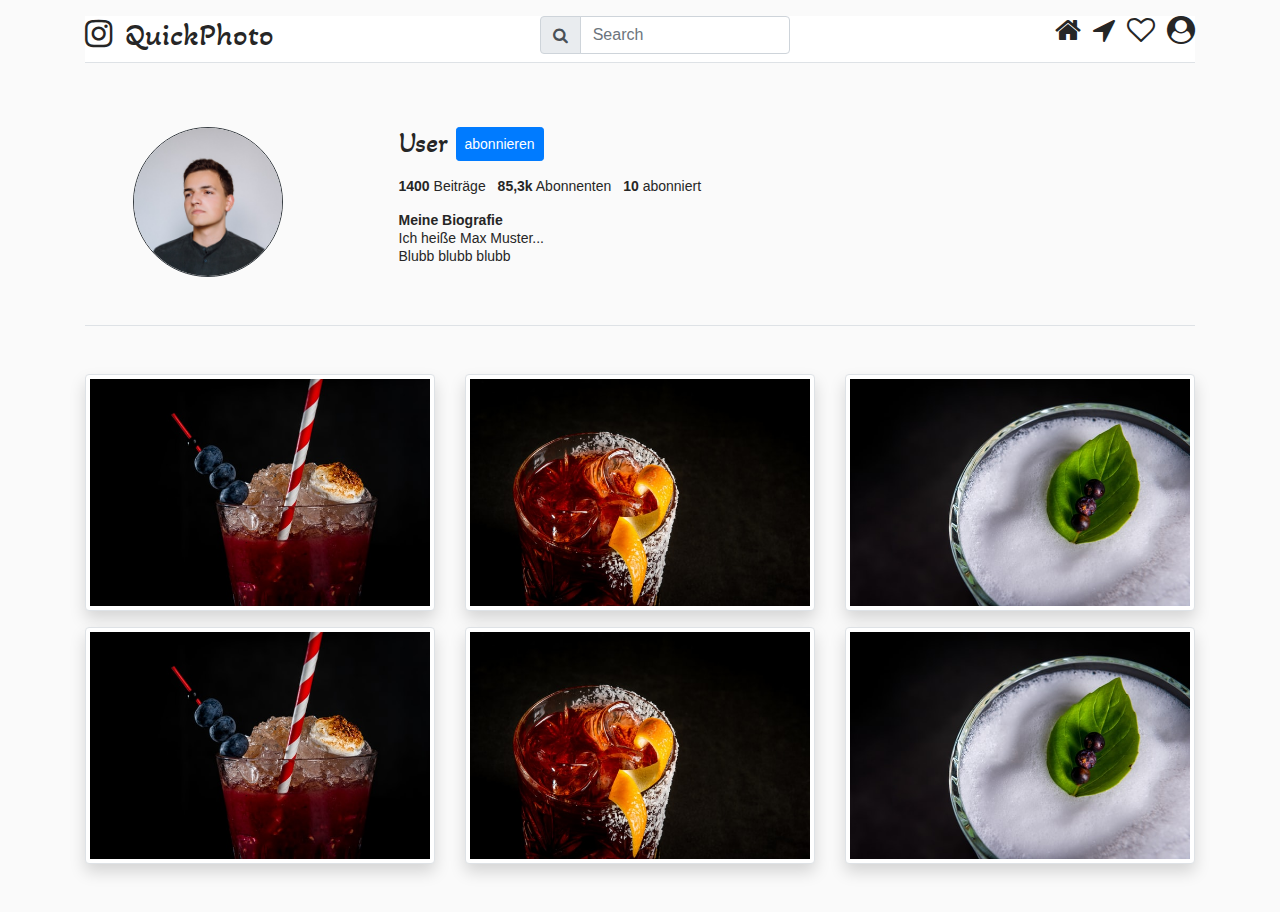
<file: index.html>
<!DOCTYPE html>
<html lang="en">
<head>
    <meta charset="UTF-8">
    <meta http-equiv="X-UA-Compatible" content="IE=edge">
    <meta name="viewport" content="width=device-width, initial-scale=1.0">

    <link rel="stylesheet" href="https://stackpath.bootstrapcdn.com/bootstrap/4.4.1/css/bootstrap.min.css" integrity="sha384-Vkoo8x4CGsO3+Hhxv8T/Q5PaXtkKtu6ug5TOeNV6gBiFeWPGFN9MuhOf23Q9Ifjh" crossorigin="anonymous">   
    <link rel="stylesheet" href="https://stackpath.bootstrapcdn.com/font-awesome/4.7.0/css/font-awesome.min.css" integrity="sha384-wvfXpqpZZVQGK6TAh5PVlGOfQNHSoD2xbE+QkPxCAFlNEevoEH3Sl0sibVcOQVnN" crossorigin="anonymous">
    <link rel="preconnect" href="https://fonts.gstatic.com">
    <link rel="stylesheet" href="https://fonts.googleapis.com/css2?family=Akaya+Telivigala&display=swap">   
    <link rel="stylesheet" href="/assets/style/main.css" type="text/css">
    <title>QuickPhoto</title>
</head>
<body>
    <div class="container">

        <!--Navigation-->
        <div class="d-flex justify-content-between my-3 border-bottom bg-white">
            <div class=""><h2 class="">
                <i class="fa fa-instagram mr-1" aria-hidden="true"></i>
                QuickPhoto</h2></div>
            <div class="" style="width: 250px;"> 
                <div class="input-group">
                    <div class="input-group-prepend">
                        <span class="input-group-text" id="basic-addon1"><i class="fa fa-search" aria-hidden="true"></i>
                        </span>
                    </div>
                    <input id="Suche" type="text" class="form-control" width="100px" placeholder="Search" aria-label="Search" aria-describedby="basic-addon1" width="150px">
                </div>
            </div>
            <div class="d-inline-block">
                <i class="fa fa-home fa-2x mr-2" aria-hidden="true"></i>
                <i class="fa fa-location-arrow  fa-2x mr-2" aria-hidden="true"></i>
                <i class="fa fa-heart-o  fa-2x mr-2" aria-hidden="true"></i>
                <i class="fa fa-user-circle fa-2x" aria-hidden="true"></i>
            </div>
        </div>   

        <!--User-->
        <div class="ml-5 py-5">
            <div class="d-flex justify-content-between">
                <div class="w-25">
                    <img src="/assets/media/user.jpg" class="border border-dark rounded-circle" width="150px" height="auto" />
                </div>
                <div class="w-75">                    
                    <!--Username-->
                    <div class="d-flex d-inline-flex">
                        <span class="mr-2 d-inline"><h3 class="mb-0">User</h3></span>
                        <button id="btnAbonnieren" type="button" class="btn btn-primary btn-sm">abonnieren</button>
                        <div id="divAbonniert" class="align-self-center mb-0" style="display: none;" onclick="toggleAbonniert()">
                            <i class="fa fa-check mr-1" aria-hidden="true"></i>
                            abonniert
                        </div>
                    </div>

                    <!--User Informationen-->
                    <div class="mt-3">
                        <span class="mr-2"><b>1400</b> Beiträge</span>
                        <span class="mr-2"><b>85,3k</b> Abonnenten</span>
                        <span class="mr-2"><b>10</b> abonniert</span>
                    </div>

                    <!--Biografie-->
                    <div class="mt-3"><b>Meine Biografie</b><br/>
                    Ich heiße Max Muster...<br/>
                    Blubb blubb blubb
                    </div>
                </div>
            </div>
        </div>
        <div class="border-bottom"></div>


        <!--Galerie-->
        <!-- Repeater???-->
        <div class="py-5" id="Galerie">
            <div class="d-flex justify-content-between">
                <img src="/assets/media/image1.jpg" class="img-thumbnail shadow" width="350px" height="auto" />
                <img src="/assets/media/image2.jpg" class="img-thumbnail shadow" width="350px" height="auto" />
                <img src="/assets/media/image3.jpg" class="img-thumbnail shadow" width="350px" height="auto" />
            </div>
            <div class="d-flex justify-content-between mt-3">
                <img src="/assets/media/image1.jpg" class="img-thumbnail shadow" width="350px" height="auto" />
                <img src="/assets/media/image2.jpg" class="img-thumbnail shadow" width="350px" height="auto" />
                <img src="/assets/media/image3.jpg" class="img-thumbnail shadow" width="350px" height="auto" />
            </div>
        </div>

    </div>

    <script src="https://code.jquery.com/jquery-3.4.1.slim.min.js" integrity="sha384-J6qa4849blE2+poT4WnyKhv5vZF5SrPo0iEjwBvKU7imGFAV0wwj1yYfoRSJoZ+n" crossorigin="anonymous"></script>
    <script src="https://cdn.jsdelivr.net/npm/popper.js@1.16.0/dist/umd/popper.min.js" integrity="sha384-Q6E9RHvbIyZFJoft+2mJbHaEWldlvI9IOYy5n3zV9zzTtmI3UksdQRVvoxMfooAo" crossorigin="anonymous"></script>
    <script src="https://stackpath.bootstrapcdn.com/bootstrap/4.4.1/js/bootstrap.min.js" integrity="sha384-wfSDF2E50Y2D1uUdj0O3uMBJnjuUD4Ih7YwaYd1iqfktj0Uod8GCExl3Og8ifwB6" crossorigin="anonymous"></script>
    <script src="/assets/js/main.js" type="text/javascript"></script>
</body>
</html>
</file>
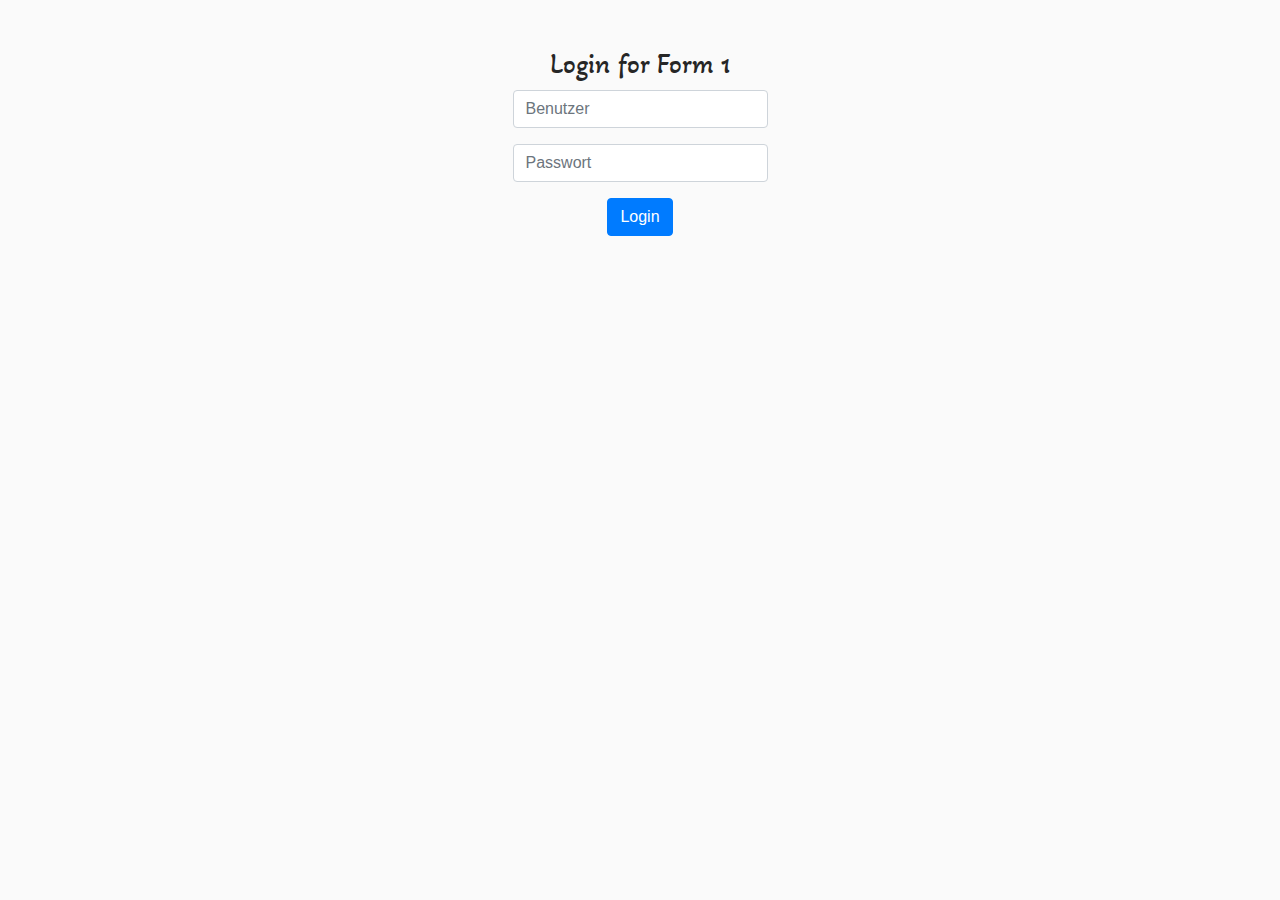
<file: Code/login.html>
<!DOCTYPE html>
<html lang="en">
<head>
    <meta charset="UTF-8">
    <meta http-equiv="X-UA-Compatible" content="IE=edge">
    <meta name="viewport" content="width=device-width, initial-scale=1.0">

    <link rel="stylesheet" href="https://stackpath.bootstrapcdn.com/bootstrap/4.4.1/css/bootstrap.min.css" integrity="sha384-Vkoo8x4CGsO3+Hhxv8T/Q5PaXtkKtu6ug5TOeNV6gBiFeWPGFN9MuhOf23Q9Ifjh" crossorigin="anonymous">   
    <link rel="stylesheet" href="https://stackpath.bootstrapcdn.com/font-awesome/4.7.0/css/font-awesome.min.css" integrity="sha384-wvfXpqpZZVQGK6TAh5PVlGOfQNHSoD2xbE+QkPxCAFlNEevoEH3Sl0sibVcOQVnN" crossorigin="anonymous">
    <link rel="preconnect" href="https://fonts.gstatic.com">
    <link rel="stylesheet" href="https://fonts.googleapis.com/css2?family=Akaya+Telivigala&display=swap">   
    <link rel="stylesheet" href="assets/style/main.css" type="text/css">
    <title>QuickPhoto</title>
</head>
<body>
    <div class="container">        
        <div class="d-flex justify-content-center row my-5">
                <div class="col-md-3 login-form-1 text-center">
                    <h3>Login for Form 1</h3>                   
                    <div class="form-group">
                        <input id="user" type="text" class="form-control" placeholder="Benutzer" value="" />
                    </div>
                    <div class="form-group">
                        <input id="password" type="password" class="form-control" placeholder="Passwort" value="" />
                    </div>
                    <div class="form-group">
                        <button class="btn btn-primary" id="btnSubmit">Login</button>
                    </div>                    
                </div>
        </div>
    </div>

    <script src="https://code.jquery.com/jquery-3.4.1.slim.min.js" integrity="sha384-J6qa4849blE2+poT4WnyKhv5vZF5SrPo0iEjwBvKU7imGFAV0wwj1yYfoRSJoZ+n" crossorigin="anonymous"></script>
    <script src="https://cdn.jsdelivr.net/npm/popper.js@1.16.0/dist/umd/popper.min.js" integrity="sha384-Q6E9RHvbIyZFJoft+2mJbHaEWldlvI9IOYy5n3zV9zzTtmI3UksdQRVvoxMfooAo" crossorigin="anonymous"></script>
    <script src="https://stackpath.bootstrapcdn.com/bootstrap/4.4.1/js/bootstrap.min.js" integrity="sha384-wfSDF2E50Y2D1uUdj0O3uMBJnjuUD4Ih7YwaYd1iqfktj0Uod8GCExl3Og8ifwB6" crossorigin="anonymous"></script>
    <script src="assets/js/login.js" type="text/javascript"></script>
</body>
</html>
</file>
<file: assets/style/main.css>
* {
    margin: 0;
    padding: 0;
}

body {
    background-color: rgba(var(--b3f, 250, 250, 250), 1);
    color: rgba(var(--i1d, 38, 38, 38), 1);
    font-family: -apple-system, BlinkMacSystemFont, "Segoe UI", Roboto,
        Helvetica, Arial, sans-serif;
    font-size: 14px;
    line-height: 18px;
}

h1,
h2,
h3,
h4 {
    font-family: "Akaya Telivigala", cursive;
}
</file>
<file: Code/assets/style/main.css>
* {
    margin: 0;
    padding: 0;
}

body {
    background-color: rgba(var(--b3f, 250, 250, 250), 1);
    color: rgba(var(--i1d, 38, 38, 38), 1);
    font-family: -apple-system, BlinkMacSystemFont, "Segoe UI", Roboto,
        Helvetica, Arial, sans-serif;
    font-size: 14px;
    line-height: 18px;
}

h1,
h2,
h3,
h4 {
    font-family: "Akaya Telivigala", cursive;
}
</file>
